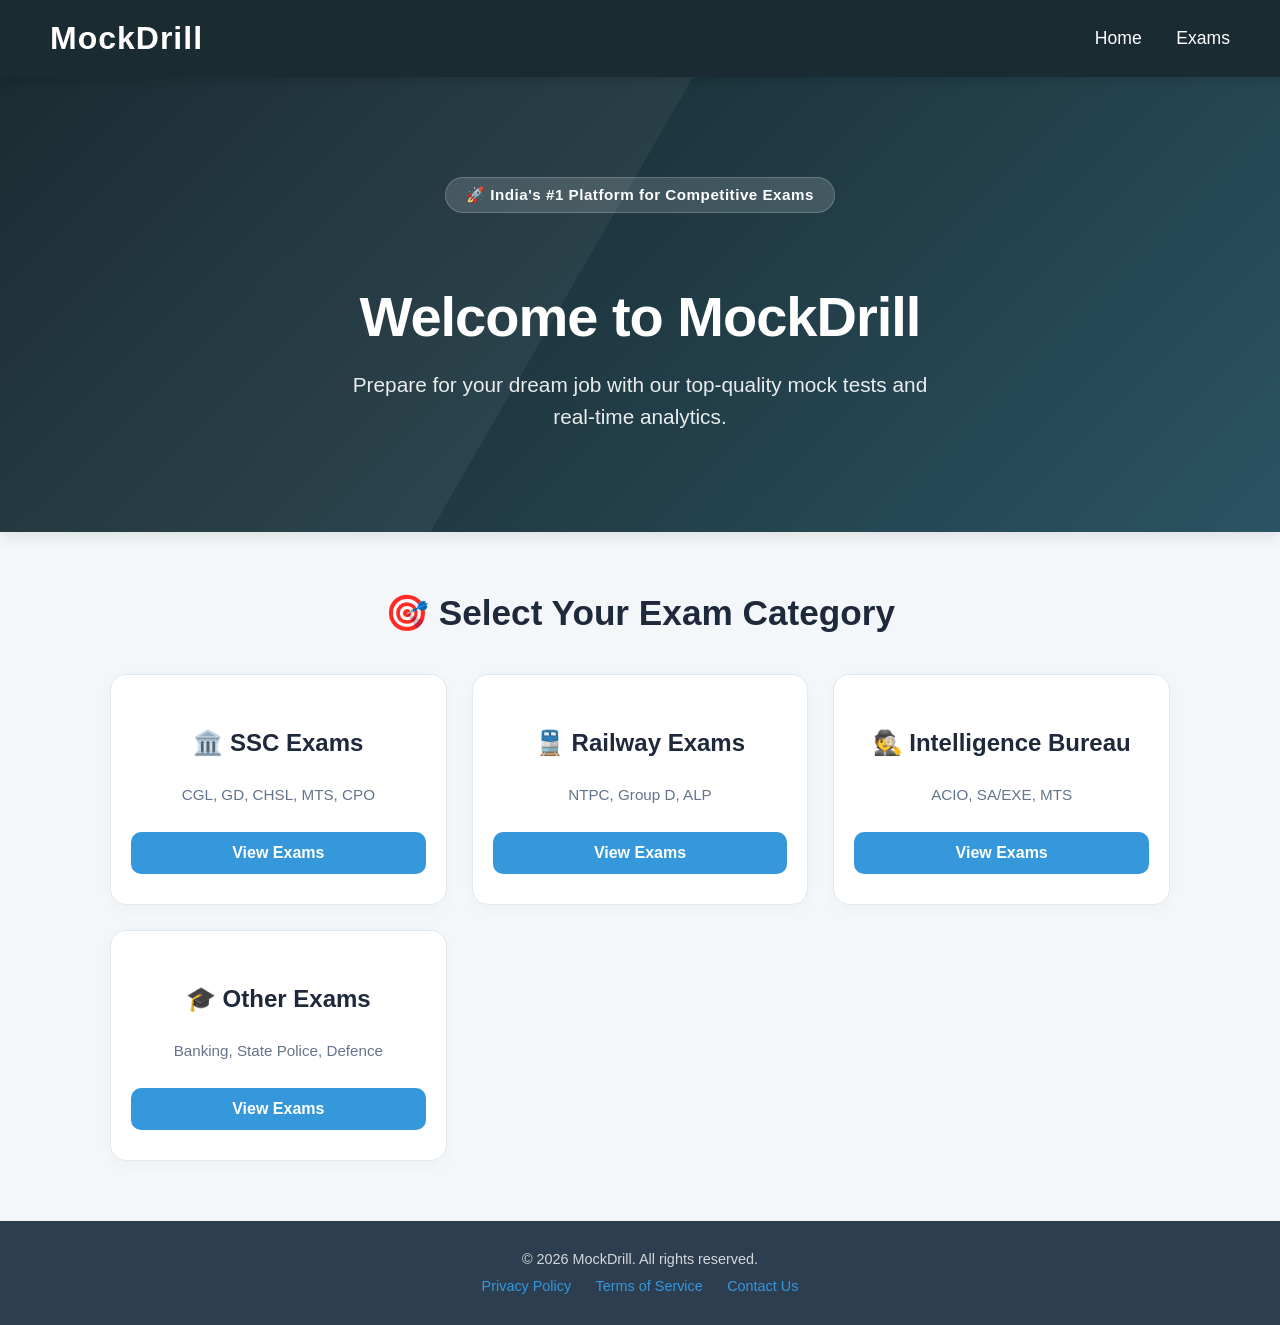
<file: index.html>
<!DOCTYPE html>
<html lang="en">
<head>
    <meta charset="UTF-8">
    <meta name="viewport" content="width=device-width, initial-scale=1.0">
    <title>MockDrill - Home</title>
    <link rel="stylesheet" href="style.css">
</head>
<body class="home-body">
    <!-- Header Section -->
    <header class="home-header">
        <div class="logo" id="logo-btn" title="Secret Admin Login">MockDrill</div>
        <nav>
            <a href="#">Home</a>
            <a href="#">Exams</a>
        </nav>
    </header>

    <!-- Hero Section -->
    <section class="hero">
        <div class="hero-badge">🚀 India's #1 Platform for Competitive Exams</div>
        <h1>Welcome to MockDrill</h1>
        <p>Prepare for your dream job with our top-quality mock tests and real-time analytics.</p>
    </section>

    <!-- Categories Section -->
    <section class="categories-section">
        <h2 id="section-title">🎯 Select Your Exam Category</h2>
        
        <!-- Admin Panel: Add New Exam -->
        <button id="back-btn" class="back-btn" style="display: none;">🔙 Back to Categories</button>
        <button id="add-card-btn" class="admin-btn">➕ Add New Exam (Admin Only)</button>

        <div class="category-grid" id="category-grid">
            <!-- Cards will be injected here by JS -->
        </div>
    </section>

    <!-- Footer Section -->
    <footer class="home-footer">
        <p>&copy; 2026 MockDrill. All rights reserved.</p>
        <div class="footer-links">
            <a href="#">Privacy Policy</a>
            <a href="#">Terms of Service</a>
            <a href="#">Contact Us</a>
        </div>
    </footer>

    <!-- Add Question Modal (Bilingual Form) -->
    <div id="question-modal" class="modal" style="display: none;">
        <div class="modal-content">
            <div class="modal-header">
                <h2 id="modal-title">Add Questions</h2>
                <span class="close-modal" id="close-modal">&times;</span>
            </div>
            <div class="modal-body" id="modal-body">
                <!-- JS Dwara 2-pane Forms yahan banenge -->
            </div>
            <div class="modal-footer">
                <button id="save-questions-btn" class="nav-btn primary">Save Questions</button>
            </div>
        </div>
    </div>

    <script src="home.js"></script>
</body>
</html>
</file>
<file: style.css>
* {
    box-sizing: border-box;
    font-family: 'Segoe UI', Tahoma, Geneva, Verdana, sans-serif;
}

body {
    margin: 0;
    display: flex;
    flex-direction: column;
    height: 100vh;
    background-color: #f4f7f9;
}

/* Custom Scrollbar for a premium look */
::-webkit-scrollbar { width: 8px; }
::-webkit-scrollbar-track { background: transparent; }
::-webkit-scrollbar-thumb { background: #cbd5e1; border-radius: 10px; }
::-webkit-scrollbar-thumb:hover { background: #94a3b8; }

/* Layout container */
.test-container {
    display: flex;
    flex: 1;
    padding: 20px;
    gap: 20px;
    overflow: hidden;
}

/* Question Area */
.question-area {
    flex: 3;
    background-color: white;
    border-radius: 16px;
    box-shadow: 0 8px 24px rgba(149, 157, 165, 0.15);
    border: 1px solid #eef2f5;
    padding: 30px;
    overflow-y: auto;
}

.question-content {
    font-size: 1.25rem;
    line-height: 1.6;
    color: #34495e;
}

.question-header {
    display: flex;
    justify-content: space-between;
    align-items: center;
    border-bottom: 2px solid #f0f2f5;
    padding-bottom: 15px;
    margin-bottom: 20px;
}

.question-header h2 { margin: 0; color: #2c3e50; font-size: 1.6rem; }

.marks-badge {
    background: #e8f8f5;
    color: #27ae60;
    padding: 6px 15px;
    border-radius: 20px;
    font-size: 0.95rem;
    font-weight: bold;
    border: 1px solid #2ecc71;
}

/* Right Palette Sidebar */
.question-palette {
    flex: 1;
    background-color: white;
    border-radius: 16px;
    box-shadow: 0 8px 24px rgba(149, 157, 165, 0.15);
    border: 1px solid #eef2f5;
    padding: 20px;
    overflow-y: auto;
}

/* Header Styling */
.test-header {
    display: flex;
    justify-content: space-between;
    align-items: center;
    padding: 15px 30px;
    background: linear-gradient(135deg, #0f2027 0%, #203a43 50%, #2c5364 100%);
    color: white;
    font-size: 1.2rem;
    box-shadow: 0 2px 5px rgba(0,0,0,0.1);
    z-index: 10;
}

.timer-badge {
    background: rgba(0, 0, 0, 0.25);
    backdrop-filter: blur(5px);
    -webkit-backdrop-filter: blur(5px);
    padding: 6px 15px;
    border-radius: 25px;
    font-family: 'Courier New', Courier, monospace;
    font-size: 1.2rem;
    font-weight: bold;
    letter-spacing: 1px;
    display: flex;
    align-items: center;
    gap: 8px;
    border: 1px solid rgba(255, 255, 255, 0.15);
    box-shadow: 0 2px 5px rgba(0, 0, 0, 0.1);
}

@keyframes pulseTimer {
    0% { transform: scale(1); opacity: 1; }
    50% { transform: scale(1.2); opacity: 0.7; }
    100% { transform: scale(1); opacity: 1; }
}

.timer-badge span:first-child {
    animation: pulseTimer 1.5s infinite ease-in-out;
}

.options-container {
    display: flex;
    flex-direction: column;
    gap: 15px;
    margin-top: 20px;
}

.option-label {
    padding: 15px;
    border: 1px solid #e2e8f0;
    border-left: 5px solid #e2e8f0;
    border-radius: 12px;
    cursor: pointer;
    background-color: white;
    transition: all 0.3s ease;
    font-size: 1.05rem;
    display: flex;
    align-items: center;
    gap: 12px;
    box-shadow: 0 2px 4px rgba(0,0,0,0.02);
}

.option-label:hover {
    background-color: #f8fafc;
    border-color: #e2e8f0;
    border-left-color: #94a3b8;
    transform: translateY(-3px);
    box-shadow: 0 6px 15px rgba(0,0,0,0.06);
}

/* Radio button (gol tick) ko puri tarah se hide karna */
.option-label input[type="radio"] {
    display: none;
}

/* Select kiye hue option ka design */
.option-label.selected {
    background-color: #f0fdf4;
    border-color: #a7f3d0;
    border-left-color: #2ecc71;
    box-shadow: 0 4px 15px rgba(46, 204, 113, 0.15);
}

/* Styles for A, B, C, D circle and text wrapper */
.opt-text-wrap {
    display: flex;
    align-items: center;
    gap: 15px; /* Circle aur option text ke beech ka gap */
}

.opt-letter {
    display: inline-flex;
    align-items: center;
    justify-content: center;
    width: 32px;
    height: 32px;
    background-color: #f8fafc;
    border: 1px solid #e2e8f0;
    border-radius: 50%; /* Circle shape ke liye */
    font-weight: bold;
    color: #2c3e50;
    flex-shrink: 0; /* Text lamba hone par circle shape kharab na ho */
}

/* Jab option select ho jaye toh circle bhi green ho jaye */
.option-label.selected .opt-letter {
    background-color: #2ecc71;
    color: white;
    border-color: #27ae60;
}

/* Palette Grid */
.palette-grid {
    display: grid;
    grid-template-columns: repeat(4, 1fr);
    gap: 10px;
    margin-top: 15px;
}

.palette-btn {
    width: 40px;
    height: 40px;
    border: 1px solid #e2e8f0;
    background-color: white;
    border-radius: 10px;
    cursor: pointer;
    font-weight: bold;
    display: flex;
    align-items: center;
    justify-content: center;
    margin: auto;
    transition: all 0.2s ease;
    box-shadow: 0 2px 5px rgba(0,0,0,0.04);
}

.palette-btn:hover {
    transform: translateY(-2px) scale(1.05);
    box-shadow: 0 5px 12px rgba(0,0,0,0.1);
    border-color: #cbd5e1;
}

/* Answer diye hue (Green) aur current question ke buttons */
.palette-btn.answered {
    background-color: #2ecc71;
    color: white;
    border-color: #27ae60;
}

.palette-btn.current {
    background-color: #e0f2fe;
    color: #0284c7;
    border: 2px solid #3498db;
    box-shadow: 0 0 8px rgba(52, 152, 219, 0.4);
}

/* Palette Legend */
.palette-legend {
    margin-top: 40px;
    display: flex;
    flex-direction: column;
    gap: 12px;
    font-size: 0.95rem;
    color: #555;
}

.legend-item { display: flex; align-items: center; gap: 10px; font-weight: bold;}
.legend-box { width: 18px; height: 18px; border-radius: 4px; border: 1px solid #ccc; background: white;}
.legend-box.answered { background: #2ecc71; border-color: #27ae60; }
.legend-box.not-answered { background: white; border-color: #bdc3c7; }
.legend-box.current { border: 2px solid #3498db; }

/* Footer Styling */
.test-footer {
    display: flex;
    justify-content: space-between;
    padding: 20px 30px;
    background-color: white;
    box-shadow: 0 -4px 15px rgba(0,0,0,0.05);
    z-index: 10;
}

.nav-btn {
    padding: 12px 25px;
    border: none;
    border-radius: 10px;
    cursor: pointer;
    font-size: 1.05rem;
    font-weight: bold;
    transition: all 0.3s ease;
    box-shadow: 0 2px 5px rgba(0,0,0,0.05);
}
.nav-btn:hover {
    transform: translateY(-2px);
    box-shadow: 0 4px 10px rgba(0,0,0,0.1);
}

.nav-btn:active {
    transform: translateY(1px);
    box-shadow: 0 1px 3px rgba(0,0,0,0.1);
}

.nav-btn.primary { 
    background: linear-gradient(135deg, #3498db, #2980b9); 
    color: white; 
    box-shadow: 0 4px 15px rgba(52, 152, 219, 0.3);
}
.nav-btn.primary:hover { box-shadow: 0 6px 20px rgba(52, 152, 219, 0.4); }

.nav-btn.danger { 
    background: linear-gradient(135deg, #e74c3c, #c0392b); 
    color: white; 
    box-shadow: 0 4px 15px rgba(231, 76, 60, 0.3);
}
.nav-btn.danger:hover { box-shadow: 0 6px 20px rgba(231, 76, 60, 0.4); }

/* =========================================
   Home Page (index.html) Styles
   ========================================= */

.home-body {
    display: block; /* Override test layout */
    height: auto;
}

.home-header {
    display: flex;
    justify-content: space-between;
    align-items: center;
    padding: 20px 50px;
    background-color: rgba(15, 32, 39, 0.95);
    backdrop-filter: blur(10px);
    -webkit-backdrop-filter: blur(10px);
    color: white;
    box-shadow: 0 4px 10px rgba(0,0,0,0.1);
    position: sticky;
    top: 0;
    z-index: 100;
}

.home-header .logo {
    font-size: 2rem;
    font-weight: bold;
    letter-spacing: 1px;
    cursor: pointer;
}

.home-header nav a {
    color: white;
    text-decoration: none;
    margin-left: 30px;
    font-size: 1.1rem;
    transition: color 0.3s;
}

.home-header nav a:hover {
    color: #3498db;
}

.hero {
    text-align: center;
    padding: 100px 20px;
    background: linear-gradient(135deg, #0f2027 0%, #203a43 50%, #2c5364 100%);
    color: white;
    box-shadow: 0 4px 15px rgba(0,0,0,0.1);
    position: relative;
    overflow: hidden;
}

/* Decorative glass reflection background */
.hero::before {
    content: '';
    position: absolute;
    top: -50%;
    left: -10%;
    width: 50%;
    height: 200%;
    background: rgba(255, 255, 255, 0.05);
    transform: rotate(30deg);
    pointer-events: none;
}

.hero-badge {
    display: inline-block;
    background: rgba(255, 255, 255, 0.15);
    padding: 8px 20px;
    border-radius: 30px;
    font-size: 0.95rem;
    font-weight: bold;
    margin-bottom: 25px;
    border: 1px solid rgba(255, 255, 255, 0.2);
    letter-spacing: 0.5px;
}

.hero h1 { font-size: 3.5rem; margin-bottom: 20px; font-weight: 900; letter-spacing: -1px; }
.hero p { font-size: 1.3rem; opacity: 0.9; max-width: 600px; margin: 0 auto; line-height: 1.5; }

.categories-section {
    max-width: 1100px;
    margin: 60px auto;
    padding: 0 20px;
    text-align: center;
}

.categories-section h2 { color: #1e293b; margin-bottom: 40px; font-size: 2.2rem; font-weight: 800;}

.category-grid {
    display: grid;
    grid-template-columns: repeat(auto-fit, minmax(260px, 1fr));
    gap: 25px;
}

.category-card {
    background: white;
    padding: 30px 20px;
    border-radius: 16px;
    border: 1px solid #e2e8f0;
    box-shadow: 0 4px 15px rgba(0,0,0,0.03);
    cursor: pointer;
    transition: all 0.3s ease;
    position: relative;
    animation: fadeInUp 0.5s ease backwards;
    display: flex;
    flex-direction: column;
    justify-content: space-between;
}

@keyframes fadeInUp {
    from { opacity: 0; transform: translateY(20px); }
    to { opacity: 1; transform: translateY(0); }
}

.category-card:hover { 
    transform: translateY(-6px); 
    box-shadow: 0 12px 25px rgba(0,0,0,0.08); 
    border-color: #cbd5e1;
}
.category-card h3 { color: #1e293b; margin-bottom: 12px; font-size: 1.5rem; }
.category-card p { color: #64748b; margin-bottom: 25px; font-size: 0.95rem; line-height: 1.5; }

.start-btn { 
    background-color: #3498db; 
    color: white; 
    border: none; 
    padding: 12px 15px; 
    border-radius: 10px; 
    cursor: pointer; 
    font-weight: bold; 
    font-size: 1rem;
    width: 100%;
    transition: all 0.3s ease;
}

.start-btn:hover {
    background-color: #2980b9;
    box-shadow: 0 4px 10px rgba(52, 152, 219, 0.3);
}

/* Delete Card Button */
.delete-card-btn {
    position: absolute;
    top: 15px;
    right: 15px;
    background-color: rgba(231, 76, 60, 0.1);
    border-radius: 50%;
    padding: 8px;
    font-size: 0.9rem;
    cursor: pointer;
    transition: all 0.3s ease;
}

.delete-card-btn:hover {
    background-color: #e74c3c;
    transform: scale(1.1);
}

/* Admin Button Styles */
.admin-btn {
    display: none; /* Button normal users se hidden rahega */
    background-color: #27ae60;
    color: white;
    border: none;
    padding: 10px 20px;
    border-radius: 8px;
    cursor: pointer;
    font-weight: bold;
    margin-bottom: 25px;
    transition: background-color 0.3s;
}

.admin-btn:hover {
    background-color: #2ecc71;
}

/* Back Button Styles */
.back-btn {
    background-color: white;
    color: #2c3e50;
    border: 1px solid #cbd5e1;
    padding: 10px 20px;
    border-radius: 10px;
    cursor: pointer;
    font-weight: bold;
    margin-right: 15px;
    margin-bottom: 25px;
    transition: all 0.3s ease;
    box-shadow: 0 2px 4px rgba(0,0,0,0.02);
    display: inline-flex;
    align-items: center;
    justify-content: center;
}

.back-btn:hover {
    background-color: #f8fafc;
    border-color: #94a3b8;
    color: #1e293b;
    transform: translateX(-5px);
    box-shadow: 0 4px 8px rgba(0,0,0,0.1);
}

/* Home Footer Styling */
.home-footer {
    background-color: #2c3e50;
    color: white;
    text-align: center;
    padding: 30px 20px;
    margin-top: 40px;
}

.home-footer p { margin: 0 0 10px 0; font-size: 0.9rem; opacity: 0.8; }
.home-footer .footer-links a {
    color: #3498db;
    text-decoration: none;
    margin: 0 10px;
    font-size: 0.9rem;
    transition: color 0.3s;
}
.home-footer .footer-links a:hover {
    color: #2980b9;
    text-decoration: underline;
}

/* =========================================
   Subcategory Text List Styles
   ========================================= */
.subcategory-list-container {
    background: white;
    border-radius: 16px;
    box-shadow: 0 8px 24px rgba(149, 157, 165, 0.1);
    border: 1px solid #eef2f5;
    padding: 20px 35px;
    text-align: left;
    width: 100%;
    max-width: 850px;
    margin: 0 auto;
}

.subcategory-item {
    display: flex;
    flex-direction: column;
    align-items: flex-start;
    padding: 20px 0;
    border-bottom: 1px solid #f1f5f9;
    font-size: 1.2rem;
    color: #1e293b;
    font-weight: bold;
}

.subcategory-item:last-child { border-bottom: none; }

.subcategory-header {
    display: flex;
    justify-content: space-between;
    align-items: center;
    width: 100%;
}

.subject-buttons-container {
    display: flex;
    gap: 12px;
    margin-top: 15px;
    flex-wrap: wrap;
}

.subject-btn {
    font-size: 0.9rem;
    padding: 8px 16px;
}

.sub-actions { display: flex; align-items: center; }

.start-text-btn {
    background: #f8fafc;
    color: #334155;
    border: 1px solid #cbd5e1;
    padding: 8px 16px;
    border-radius: 8px;
    cursor: pointer;
    font-weight: bold;
    font-size: 0.85rem;
    transition: all 0.3s ease;
}

.start-text-btn:hover { background: #3498db; color: white; border-color: #3498db; transform: translateY(-2px); box-shadow: 0 4px 8px rgba(0,0,0,0.1); }

.add-subject-btn {
    background-color: #27ae60;
    color: white;
    border: none;
    padding: 5px 10px;
    border-radius: 5px;
    cursor: pointer;
    font-weight: bold;
    font-size: 0.8rem;
    margin-right: 10px;
    transition: background-color 0.3s;
}

.add-subject-btn:hover { background-color: #2ecc71; }

.delete-list-btn {
    cursor: pointer;
    color: #e74c3c;
    margin-left: 15px;
    font-size: 1.1rem;
    transition: transform 0.2s;
}

.delete-list-btn:hover { transform: scale(1.2); }

/* Subject Delete Button Styles */
.subject-wrapper {
    position: relative;
    display: inline-block;
}

.delete-subj-btn {
    position: absolute;
    top: -6px;
    right: -6px;
    background-color: white;
    color: #e74c3c;
    border-radius: 50%;
    font-size: 0.6rem;
    padding: 3px;
    cursor: pointer;
    box-shadow: 0 1px 4px rgba(0,0,0,0.3);
    z-index: 2;
    transition: transform 0.2s;
}

.delete-subj-btn:hover {
    transform: scale(1.2);
}

/* Edit Questions Button */
.add-qs-btn {
    position: absolute;
    top: -6px;
    right: 14px;
    background-color: white;
    color: #3498db;
    border-radius: 50%;
    font-size: 0.6rem;
    padding: 3px;
    cursor: pointer;
    box-shadow: 0 1px 4px rgba(0,0,0,0.3);
    z-index: 2;
    transition: transform 0.2s;
}

.add-qs-btn:hover { transform: scale(1.2); }

/* Question Editor Modal Styles */
.modal {
    position: fixed;
    top: 0; left: 0; width: 100%; height: 100%;
    background: rgba(0,0,0,0.6);
    z-index: 1000;
    justify-content: center;
    align-items: center;
}
.modal-content {
    background: white;
    width: 90%;
    max-width: 1000px;
    height: 90vh;
    border-radius: 10px;
    display: flex;
    flex-direction: column;
    overflow: hidden;
    animation: fadeInUp 0.3s ease;
}
.modal-header {
    padding: 15px 20px;
    background: #2c3e50;
    color: white;
    display: flex;
    justify-content: space-between;
    align-items: center;
}
.close-modal { font-size: 1.8rem; cursor: pointer; }
.modal-body {
    padding: 20px;
    overflow-y: auto;
    flex: 1;
    background: #eaeff2;
}
.modal-footer {
    padding: 15px 20px;
    background: white;
    text-align: right;
    border-top: 1px solid #ccc;
}
.q-entry-block {
    background: white; padding: 20px; border-radius: 8px; margin-bottom: 20px; box-shadow: 0 2px 5px rgba(0,0,0,0.05);
}
.q-entry-block h3 { margin-top: 0; color: #e74c3c; border-bottom: 1px solid #eee; padding-bottom: 10px; }
.two-pane-grid { display: grid; grid-template-columns: 1fr 1fr; gap: 20px; }
.pane h4 { margin-top: 0; margin-bottom: 10px; color: #3498db; }
.pane textarea { width: 100%; height: 60px; margin-bottom: 10px; padding: 8px; border: 1px solid #ccc; border-radius: 4px; resize: vertical; }
.pane input[type="text"] { width: 100%; padding: 8px; margin-bottom: 10px; border: 1px solid #ccc; border-radius: 4px; }
.correct-ans-block { margin-top: 15px; padding-top: 15px; border-top: 1px solid #eee; }
.correct-ans-block select { padding: 8px; border-radius: 4px; border: 1px solid #ccc; font-weight: bold; }

.del-q-btn {
    float: right;
    background: #e74c3c;
    color: white;
    border: none;
    padding: 6px 12px;
    border-radius: 4px;
    cursor: pointer;
    font-size: 0.85rem;
    transition: background 0.3s;
}
.del-q-btn:hover { background: #c0392b; }

/* =========================================
   Certificate Modal Styles
   ========================================= */
.cert-modal-content { max-width: 800px; height: auto; max-height: 95vh; }
.cert-controls { margin-bottom: 20px; }
.cert-controls input { padding: 10px; font-size: 1.1rem; border: 2px solid #bdc3c7; border-radius: 5px; width: 60%; max-width: 300px; text-align: center;}
.certificate-box {
    background: #fff;
    padding: 20px;
    border-radius: 8px;
    margin: 0 auto 25px auto;
    max-width: 800px;
    box-shadow: 0 20px 50px rgba(0,0,0,0.25);
    transition: all 0.5s ease;
    position: relative;
}
.cert-border { 
    border: 2px solid #bdc3c7; 
    outline: 8px double #bdc3c7; 
    outline-offset: -16px; 
    padding: 60px 40px 40px; 
    border-radius: 4px; 
    background: radial-gradient(circle, rgba(255,255,255,1) 50%, rgba(248,249,250,1) 100%); 
    position: relative; 
    z-index: 1;
    text-align: center;
    overflow: hidden;
}
.cert-watermark {
    position: absolute;
    top: 50%; left: 50%;
    transform: translate(-50%, -50%) rotate(-25deg);
    font-size: 6.5rem;
    color: rgba(0, 0, 0, 0.03);
    font-weight: 900;
    pointer-events: none;
    z-index: -1;
    letter-spacing: 8px;
}
.cert-id {
    position: absolute;
    top: 25px;
    left: 30px;
    font-family: 'Courier New', Courier, monospace;
    font-size: 0.8rem;
    color: #95a5a6;
    z-index: 2;
}
.cert-seal-container {
    position: absolute; top: 40px; right: 40px; z-index: 2;
}
.cert-seal {
    width: 100px; height: 100px;
    background: linear-gradient(135deg, #f1c40f, #f39c12);
    border-radius: 50%;
    display: flex; flex-direction: column; align-items: center; justify-content: center;
    font-weight: 900;
    color: white;
    border: 2px solid #fff;
    outline: 4px solid #d4ac0d;
    outline-offset: -8px;
    box-shadow: 0 6px 15px rgba(0,0,0,0.3), inset 0 0 10px rgba(0,0,0,0.1);
    text-align: center;
    line-height: 1.1;
    position: relative;
    z-index: 3;
    letter-spacing: 1px;
}
.cert-seal::before {
    content: ''; position: absolute; top: 5px; left: 5px; right: 5px; bottom: 5px;
    border: 1px dashed rgba(255,255,255,0.6); border-radius: 50%; z-index: -1;
}
.cert-seal .seal-icon { font-size: 1.6rem; margin-bottom: 2px; text-shadow: 0 2px 4px rgba(0,0,0,0.2); }
.cert-seal .seal-main { font-size: 0.8rem; }
.cert-seal .seal-sub { font-size: 0.5rem; opacity: 0.9; letter-spacing: 2px; margin-top: 2px;}

.cert-ribbon {
    position: absolute; width: 30px; height: 60px; background: #e67e22;
    bottom: -30px; z-index: 1; box-shadow: 0 4px 8px rgba(0,0,0,0.2);
}
.cert-ribbon::after {
    content: ''; position: absolute; bottom: 0; left: 0;
    border-left: 15px solid transparent; border-right: 15px solid transparent;
    border-bottom: 12px solid #fff; 
}
.left-ribbon { left: 15px; transform: rotate(20deg); }
.right-ribbon { right: 15px; transform: rotate(-20deg); }

.cert-header-ornament { color: #f1c40f; font-size: 1.2rem; letter-spacing: 15px; margin-bottom: -10px; text-shadow: 0 1px 2px rgba(0,0,0,0.1); position: relative; z-index: 2; }
.cert-border h1 { font-family: 'Georgia', serif; color: #1a252f; margin-bottom: 0px; font-size: 3.8rem; text-transform: uppercase; letter-spacing: 4px; position: relative; z-index: 2;}
.cert-subtitle { margin-top:0; font-weight: bold; color: #7f8c8d; letter-spacing: 8px; font-size: 0.95rem; position: relative; z-index: 2; }
.cert-presented-text { margin-top: 35px; font-size: 0.9rem; color: #7f8c8d; letter-spacing: 3px; text-transform: uppercase; font-weight: bold; position: relative; z-index: 2; }
.cert-name { font-family: 'Brush Script MT', 'Lucida Handwriting', cursive; font-size: 4.5rem; color: #1a252f; margin: 5px 0; display: inline-block; min-width: 350px; font-weight: normal; position: relative; z-index: 2; text-shadow: 2px 2px 4px rgba(0,0,0,0.1); }
.cert-reason { font-size: 1.05rem; color: #555; font-style: italic; margin-bottom: 5px; }
.cert-exam-title { font-size: 1.6rem; margin: 5px 0 25px 0; color: #2c3e50; font-family: 'Georgia', serif; letter-spacing: 1px; }
.cert-stats { display: flex; justify-content: center; flex-wrap: wrap; gap: 15px; margin: 30px auto; max-width: 95%; padding: 20px 10px; background: rgba(255, 255, 255, 0.7); border: 1px solid rgba(0,0,0,0.08); border-radius: 12px; box-shadow: inset 0 0 10px rgba(0,0,0,0.02), 0 4px 15px rgba(0,0,0,0.03); position: relative; z-index: 2; }
.stat-item { 
    display: flex; 
    flex-direction: column; 
    gap: 5px; 
    padding: 5px 25px;
    border-right: 1px solid rgba(0,0,0,0.1);
    text-align: center;
}
.stat-item:last-child { border-right: none; }
.stat-label { font-size: 0.85rem; color: #7f8c8d; text-transform: uppercase; letter-spacing: 1px; font-weight: bold; }
.stat-val { font-size: 1.8rem; color: #1a252f; font-weight: bold; font-family: 'Georgia', serif; text-shadow: 1px 1px 2px rgba(0,0,0,0.05); }
.cert-suggestion { font-size: 1.1rem; font-style: italic; color: #555; font-weight: bold;}
.cert-footer-info { display: flex; justify-content: space-between; margin-top: 50px; padding: 0 50px; }
.signature-box { text-align: center; width: 180px; }
.signature-val { height: 40px; display: flex; align-items: flex-end; justify-content: center; color: #333; font-weight: bold; margin-bottom: 5px; }
.director-sign { font-family: 'Brush Script MT', 'Lucida Handwriting', cursive; font-size: 2.6rem; color: #191970; line-height: 0.8; font-weight: normal; transform: rotate(-5deg); text-shadow: 1px 1px 2px rgba(0,0,0,0.1); }
.cert-sign-line { border-top: 1px solid #7f8c8d; width: 100%; padding-top: 5px; font-weight: bold; font-size: 0.85rem; color: #7f8c8d; text-transform: uppercase; letter-spacing: 1px; }
.cert-footer-actions { display: flex; justify-content: center; gap: 15px; margin-top: 10px;}

/* Certificate Tiers (Colors) */
.tier-red .cert-border { border-color: #e74c3c; outline-color: rgba(231, 76, 60, 0.4); background: #fffaf0; }
.tier-red h1 { color: #c0392b; }
.tier-red .cert-seal { background: linear-gradient(135deg, #e74c3c, #c0392b); outline-color: #a93226; }
.tier-red .cert-ribbon { background: #922b21; }

.tier-bronze .cert-border { border-color: #d35400; outline-color: rgba(211, 84, 0, 0.4); background: #fffaf0; }
.tier-bronze h1 { color: #d35400; }
.tier-bronze .cert-seal { background: linear-gradient(135deg, #e67e22, #d35400); outline-color: #ba4a00; }
.tier-bronze .cert-ribbon { background: #a04000; }

.tier-silver .cert-border { border-color: #7f8c8d; outline-color: rgba(149, 165, 166, 0.4); background: #f8f9fa; }
.tier-silver h1 { color: #2c3e50; }
.tier-silver .cert-seal { background: linear-gradient(135deg, #bdc3c7, #95a5a6); outline-color: #7f8c8d; color: #2c3e50; }
.tier-silver .cert-seal::before { border-color: rgba(44,62,80,0.3); }
.tier-silver .cert-ribbon { background: #616a6b; }

.tier-gold .cert-border { border-color: #f1c40f; outline-color: rgba(243, 156, 18, 0.4); background: #fffdf0; }
.tier-gold h1 { color: #d4ac0d; }
.tier-gold .cert-seal { background: linear-gradient(135deg, #f1c40f, #f39c12); outline-color: #d4ac0d; }
.tier-gold .cert-ribbon { background: #b9770e; }

/* Print Styles */
@media print {
    body * { visibility: hidden; }
    #certificate-box, #certificate-box * { visibility: visible; }
    #certificate-box { position: absolute; left: 0; top: 0; width: 100%; box-shadow: none; margin: 0; padding: 0;}
    .cert-border { border-width: 2px; outline-width: 8px; }
    .cert-watermark { color: rgba(0, 0, 0, 0.06) !important; }
}

/* =========================================
   Mobile Responsiveness for Certificate
   ========================================= */
@media (max-width: 768px) {
    .cert-seal-container {
        top: 15px;
        right: 15px;
        transform: scale(0.65);
        transform-origin: top right;
    }
    .cert-border { padding: 40px 15px 20px; outline-width: 4px; outline-offset: -8px;}
    .cert-border h1 { font-size: 2.2rem; margin-top: 25px; }
    .cert-subtitle { letter-spacing: 4px; font-size: 0.8rem; }
    .cert-name { font-size: 2.2rem; min-width: 100%; margin: 10px 0;}
    .cert-exam-title { font-size: 1.2rem; }
    
    .cert-stats { flex-direction: column; gap: 10px; padding: 15px; }
    .stat-item { 
        border-right: none; 
        border-bottom: 1px solid rgba(0,0,0,0.1); 
        padding: 5px 0 10px 0; 
    }
    .stat-item:last-child { border-bottom: none; }
    
    .cert-footer-info { flex-direction: column; gap: 30px; align-items: center; margin-top: 30px; }
}
</file>
